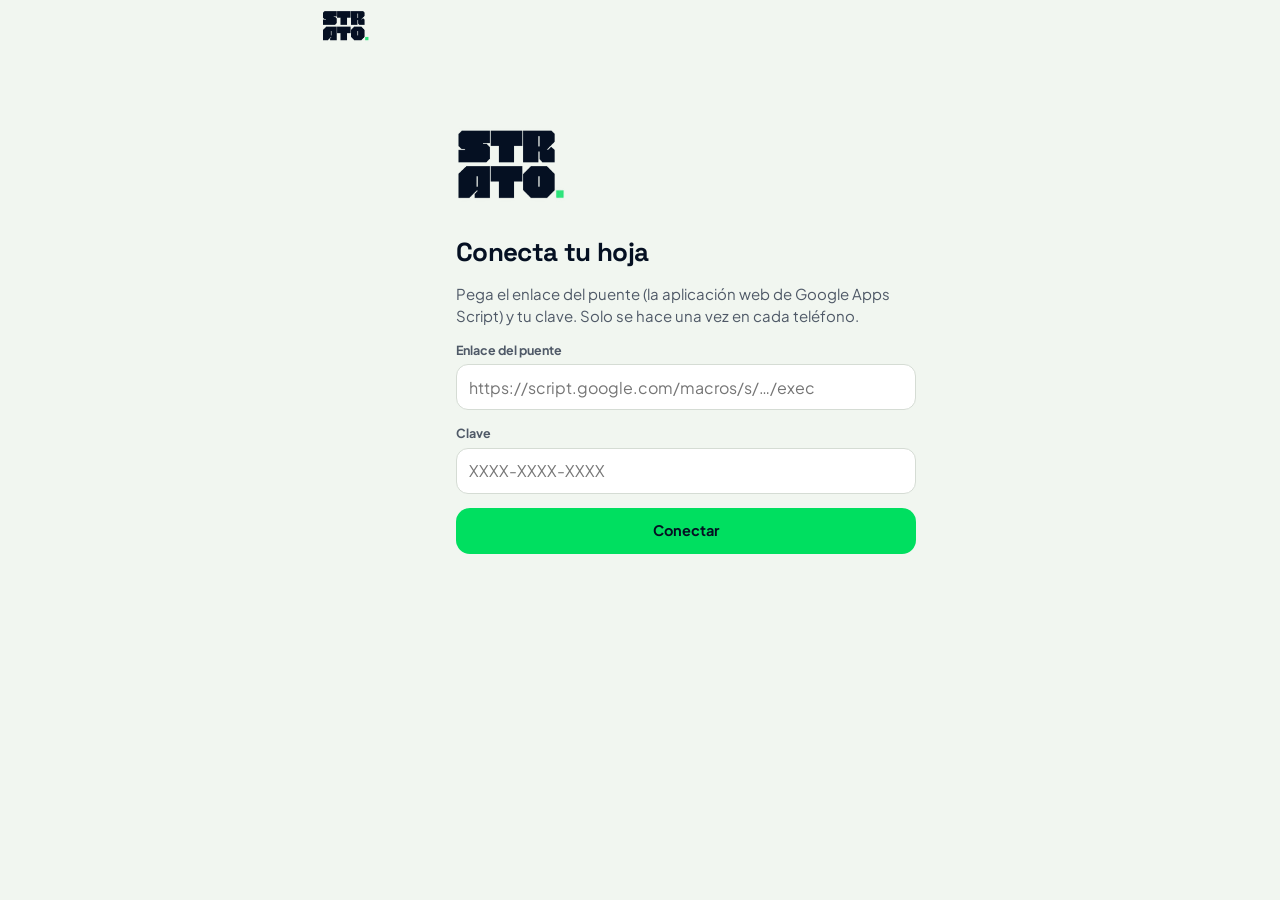
<file: index.html>
<!doctype html>
<html lang="es">
<head>
<meta charset="utf-8">
<meta name="viewport" content="width=device-width,initial-scale=1,viewport-fit=cover">
<meta name="theme-color" content="#F1F6F0">
<meta name="description" content="Inventario, ventas y cobros de StratoFil3D conectados a Google Sheets.">
<link rel="manifest" href="manifest.webmanifest">
<link rel="icon" href="icon-192.png" type="image/png">
<link rel="apple-touch-icon" href="apple-touch-icon.png">
<meta name="apple-mobile-web-app-capable" content="yes">
<meta name="mobile-web-app-capable" content="yes">
<meta name="apple-mobile-web-app-status-bar-style" content="black-translucent">
<meta name="apple-mobile-web-app-title" content="StratoFil3D">
<title>StratoFil3D</title>
<script>
/* el tema se aplica antes de pintar para que no parpadee */
(function () {
  var t = 'auto';
  try { t = localStorage.getItem('sf_tema') || 'auto'; } catch (e) {}
  if (t !== 'light' && t !== 'dark') t = window.matchMedia && matchMedia('(prefers-color-scheme: dark)').matches ? 'dark' : 'light';
  document.documentElement.setAttribute('data-theme', t);
})();
</script>
<link rel="preconnect" href="https://fonts.googleapis.com">
<link rel="preconnect" href="https://fonts.gstatic.com" crossorigin>
<link rel="stylesheet" href="https://fonts.googleapis.com/css2?family=Space+Grotesk:wght@500;600;700&family=Plus+Jakarta+Sans:wght@400;500;600;700;800&display=swap">
<link rel="stylesheet" href="app.css?v=9">
</head>
<body>

<header class="top"><div class="top-in">
  <button class="brand" data-act="tab" data-k="inicio" aria-label="StratoFil3D, ir al inicio">
    <img class="lg-d" alt="" src="logo-oscuro.png" width="47" height="32"><img class="lg-l" alt="" src="logo-claro.png" width="47" height="32">
  </button>
  <div class="spacer"></div>
  <button class="sync" id="sync" data-act="reload" aria-live="polite"><i></i><span>Abriendo…</span></button>
</div></header>

<div class="wrap">
  <div id="banner"></div>
  <main id="main">
    <div class="skel tall"></div><div class="skel"></div><div class="skel"></div>
  </main>
</div>

<button class="fab" id="fab" data-act="sh" data-s="nuevo" hidden></button>
<nav class="tabs" aria-label="Secciones"><div class="in" id="tabs"></div></nav>

<div class="sheet" id="sheet" hidden><div class="sheet-card" id="sheetCard" role="dialog" aria-modal="true" aria-labelledby="sheetT"></div></div>
<div class="dlg" id="dlg" hidden></div>
<div id="toasts" role="status" aria-live="polite"></div>

<noscript><p style="padding:24px">StratoFil3D necesita JavaScript para funcionar.</p></noscript>
<script src="datos.js?v=9"></script>
<script src="docs.js?v=9"></script>
<script src="app.js?v=9"></script>
<script src="hojas.js?v=9"></script>
</body>
</html>
</file>
<file: app.css>
/* StratoFil3D · marca STRATO: noche, verde, hueso; naranja solo para "por llegar".
   Teléfono primero: una columna, barra de pestañas abajo, hojas deslizantes para detalles y formularios.
   En pantallas anchas la barra pasa a un riel lateral y las hojas se centran. */
:root{
  --bg:#F1F6F0; --surface:#FFFFFF; --surface-2:#E7EDE7; --surface-3:#DCE4DC; --line:#D5DCD4;
  --fg:#051022; --muted:#4F5967; --faint:#7C8691; --accent:#00803A; --lime:#00DF60; --lime-ink:#051022;
  --ok:#00803A; --warn:#8A5A00; --bad:#B3202D; --info:#B83D00;
  --ok-bg:#D9F5E3; --warn-bg:#FBEBC8; --bad-bg:#FADADD; --info-bg:#FFE3D3;
  --hero:#051022; --hero-fg:#F1F6F0; --hero-muted:#A6B0BC;
  --shadow:0 12px 32px rgba(5,16,34,.16); --shadow-s:0 1px 2px rgba(5,16,34,.06);
  --f-display:"Space Grotesk","Helvetica Neue",Arial,sans-serif;
  --f-body:"Plus Jakarta Sans","Helvetica Neue",Arial,sans-serif;
  --r:16px; --r-s:12px; --tabs-h:62px;
  --sat:env(safe-area-inset-top,0px); --sab:env(safe-area-inset-bottom,0px);
  color-scheme:light;
}
:root[data-theme="dark"]{
  --bg:#051022; --surface:#0D1B33; --surface-2:#142441; --surface-3:#1C2F52; --line:#1E2B42;
  --fg:#F1F6F0; --muted:#A6B0BC; --faint:#7C8798; --accent:#00DF60;
  --ok:#00DF60; --warn:#F5B83D; --bad:#FF6B78; --info:#FF7A33;
  --ok-bg:#06301F; --warn-bg:#33270B; --bad-bg:#3A1420; --info-bg:#3A1A0A;
  --hero:#0D1B33; --hero-fg:#F1F6F0; --hero-muted:#A6B0BC;
  --shadow:0 12px 32px rgba(0,0,0,.55); --shadow-s:none;
  color-scheme:dark;
}
*{box-sizing:border-box}
[hidden]{display:none!important}
html{-webkit-tap-highlight-color:transparent;-webkit-text-size-adjust:100%}
html,body{height:100%}
body{margin:0;background:var(--bg);color:var(--fg);font-family:var(--f-body);font-size:15px;line-height:1.45;-webkit-font-smoothing:antialiased;overflow-wrap:break-word}
body.lock{overflow:hidden}
img{max-width:100%}
button,input,select,textarea{font:inherit;color:inherit}
button{cursor:pointer}
button,[data-act]{-webkit-user-select:none;user-select:none}
button,a,input,select,textarea,label,[data-act],#sheet{touch-action:manipulation}
a{color:var(--accent)}
.num{font-family:var(--f-display);font-variant-numeric:tabular-nums}
.muted{color:var(--muted)} .small{font-size:13px} .ok{color:var(--ok)} .bad{color:var(--bad)} .warn{color:var(--warn)}
.i{width:20px;height:20px;flex:none;fill:none;stroke:currentColor;stroke-width:2;stroke-linecap:round;stroke-linejoin:round}
:focus-visible{outline:2px solid var(--accent);outline-offset:2px}

/* ---------- estructura ---------- */
.top{position:sticky;top:0;z-index:10;background:var(--bg);padding-top:var(--sat)}
.top-in{max-width:760px;margin:0 auto;padding:10px 16px;display:flex;align-items:center;gap:10px}
.brand{line-height:0;border:0;background:none;padding:0}
.brand img{height:32px;width:auto;display:block}
.lg-l{display:none!important}
:root[data-theme="dark"] .lg-d{display:none!important}
:root[data-theme="dark"] .lg-l{display:block!important}
.spacer{flex:1}
.sync{display:inline-flex;align-items:center;gap:7px;border:1px solid var(--line);background:var(--surface);border-radius:99px;padding:6px 12px 6px 10px;font-size:12px;font-weight:600;color:var(--muted);min-height:34px;max-width:70%}
.sync span{white-space:nowrap;overflow:hidden;text-overflow:ellipsis}
.sync i{width:8px;height:8px;border-radius:50%;background:var(--faint);flex:none}
.sync.s-ok i{background:var(--lime)} .sync.s-busy i{background:var(--warn);animation:pulse 1s infinite} .sync.s-err i{background:var(--bad)}
@keyframes pulse{50%{opacity:.25}}
.wrap{max-width:760px;margin:0 auto;padding:4px 16px calc(var(--tabs-h) + 96px + var(--sab))}
.vh{display:flex;align-items:center;gap:10px;margin:6px 0 14px;min-height:44px}
.vh h1{font-family:var(--f-display);font-weight:700;font-size:26px;letter-spacing:-.025em;margin:0;flex:1;min-width:0;line-height:1.1;text-wrap:balance}
.vh .sub::first-letter{text-transform:uppercase}
.vh .sub{font-size:13px;color:var(--muted);font-weight:500;letter-spacing:0;margin-bottom:2px}
.icb{border:0;background:var(--surface-2);width:42px;height:42px;border-radius:50%;display:grid;place-items:center;flex:none;color:var(--fg)}
.sec{font-size:12px;letter-spacing:.09em;text-transform:uppercase;color:var(--muted);margin:24px 0 8px;font-weight:700;display:flex;justify-content:space-between;align-items:baseline;gap:8px}
.sec .r{text-transform:none;letter-spacing:0;font-weight:600;font-size:13px}
.sec .lk{border:0;background:none;color:var(--accent);font-weight:700;font-size:13px;padding:4px 0}
.banner{background:var(--warn-bg);color:var(--warn);padding:10px 14px;border-radius:var(--r-s);font-size:13.5px;font-weight:600;margin-bottom:12px}
.banner a{color:inherit}
.note{font-size:13px;color:var(--muted);margin:10px 2px}

/* ---------- tarjetas y cifras ---------- */
.card{background:var(--surface);border:1px solid var(--line);border-radius:var(--r);padding:14px;box-shadow:var(--shadow-s)}
.hero{position:relative;overflow:hidden;background:var(--hero);color:var(--hero-fg);border-radius:20px;padding:18px 18px 16px;border:1px solid transparent}
:root[data-theme="dark"] .hero{border-color:var(--line)}
.hero::after{content:"";position:absolute;right:-30px;top:-20px;width:190px;height:150%;background:repeating-linear-gradient(0deg,transparent 0 9px,rgba(0,223,96,.16) 9px 11px);transform:skewX(-14deg);pointer-events:none}
.hero>*{position:relative;z-index:1}
.hero .l{font-size:13px;font-weight:600;color:var(--hero-muted)}
.hero .v{font-family:var(--f-display);font-weight:700;font-size:40px;letter-spacing:-.03em;line-height:1.1;margin:2px 0 4px;font-variant-numeric:tabular-nums}
.hero .v.g{color:var(--lime)}
.hero .s{font-size:13px;color:var(--hero-muted);display:flex;flex-wrap:wrap;gap:4px 14px;align-items:center}
.hero .s b{color:var(--hero-fg);font-weight:600}
.hero .spark{display:block;width:100%;height:44px;margin-top:12px}
button.hero{display:block;width:100%;text-align:left}
.kpis{display:grid;grid-template-columns:1fr 1fr;gap:10px;margin-top:10px}
.kpi{background:var(--surface);border:1px solid var(--line);border-radius:var(--r);padding:12px 14px;min-width:0;text-align:left;display:block;width:100%;box-shadow:var(--shadow-s)}
.kpi .l{font-size:12px;color:var(--muted);font-weight:600;display:flex;align-items:center;gap:6px}
.kpi .l .i{width:15px;height:15px}
.kpi .v{font-family:var(--f-display);font-size:22px;font-weight:700;letter-spacing:-.02em;margin-top:3px;font-variant-numeric:tabular-nums;white-space:nowrap;overflow:hidden;text-overflow:ellipsis}
.kpi .s{font-size:12px;color:var(--muted);white-space:nowrap;overflow:hidden;text-overflow:ellipsis}
.dl{font-weight:700;font-size:12px;color:var(--muted);white-space:nowrap}
.dl.up{color:var(--ok)} .dl.down{color:var(--bad)}
.hero .dl{background:rgba(255,255,255,.1);padding:2px 8px;border-radius:99px;color:var(--hero-fg)}
.hero .dl.up{color:var(--lime)} .hero .dl.down{color:#FF8A94}
.qa{display:grid;grid-template-columns:repeat(4,1fr);gap:8px;margin-top:14px}
.qa button{border:0;background:none;display:flex;flex-direction:column;align-items:center;gap:6px;font-size:12px;font-weight:700;padding:4px 0;color:var(--fg)}
.qa span{width:52px;height:52px;border-radius:18px;background:var(--surface);border:1px solid var(--line);display:grid;place-items:center;box-shadow:var(--shadow-s)}
.qa button:first-child span{background:var(--lime);color:var(--lime-ink);border-color:transparent}
.qa .i{width:22px;height:22px}
.stats{display:grid;grid-template-columns:repeat(3,1fr);gap:12px 10px}
.stats.c2{grid-template-columns:1fr 1fr}
.stat{min-width:0}
.stat .l{font-size:11px;color:var(--muted);text-transform:uppercase;letter-spacing:.06em;font-weight:700}
.stat .v{font-family:var(--f-display);font-weight:600;font-size:17px;font-variant-numeric:tabular-nums}

/* ---------- listas ---------- */
.list{background:var(--surface);border:1px solid var(--line);border-radius:var(--r);overflow:hidden;box-shadow:var(--shadow-s)}
.row{display:flex;align-items:center;gap:12px;padding:11px 14px;border:0;border-top:1px solid var(--line);min-width:0;background:none;width:100%;text-align:left;min-height:58px}
.row:first-child{border-top:0}
div.row{cursor:default}
.row .main{flex:1;min-width:0}
.row .t{font-weight:600;white-space:nowrap;overflow:hidden;text-overflow:ellipsis}
.row .d{font-size:12.5px;color:var(--muted);white-space:nowrap;overflow:hidden;text-overflow:ellipsis}
.row .end{text-align:right;flex:none;display:flex;flex-direction:column;align-items:flex-end;gap:2px}
.row .big{font-family:var(--f-display);font-weight:600;font-size:17px;font-variant-numeric:tabular-nums}
.row .go{color:var(--faint);flex:none;width:18px;height:18px}
.av{width:38px;height:38px;border-radius:50%;background:var(--surface-2);display:grid;place-items:center;font-family:var(--f-display);font-weight:700;font-size:14px;flex:none;color:var(--muted)}
.ic{width:38px;height:38px;border-radius:12px;background:var(--surface-2);display:grid;place-items:center;flex:none;color:var(--muted)}
.ic.g{background:var(--ok-bg);color:var(--ok)} .ic.o{background:var(--info-bg);color:var(--info)} .ic.r{background:var(--bad-bg);color:var(--bad)} .ic.y{background:var(--warn-bg);color:var(--warn)}
.sw{width:34px;height:34px;border-radius:50%;flex:none;border:1px solid rgba(128,128,128,.4);position:relative;background:var(--c,#888)}
.sw::before{content:"";position:absolute;inset:32%;border-radius:50%;background:var(--surface);border:1px solid rgba(128,128,128,.4)}
.sw.refill::after{content:"";position:absolute;inset:14%;border-radius:50%;border:1.5px dashed rgba(255,255,255,.8);mix-blend-mode:difference}
.sw.acc{border-radius:10px;display:grid;place-items:center;background:var(--surface-2);color:var(--muted);border-color:var(--line)}
.sw.acc::before{display:none} .sw.acc .i{width:18px;height:18px}
.sw.lg{width:54px;height:54px}
.pill{display:inline-block;font-size:10.5px;font-weight:800;letter-spacing:.05em;padding:2px 8px;border-radius:99px;white-space:nowrap}
.p-ok{background:var(--ok-bg);color:var(--ok)} .p-warn{background:var(--warn-bg);color:var(--warn)} .p-bad{background:var(--bad-bg);color:var(--bad)} .p-info{background:var(--info-bg);color:var(--info)} .p-mut{background:var(--surface-2);color:var(--muted)}
.cardrow{padding:12px 14px;border-top:1px solid var(--line)}
.cardrow:first-child{border-top:0}
.cardrow .hd{display:flex;align-items:center;gap:12px;min-width:0;width:100%;border:0;background:none;padding:0;text-align:left}
.cardrow .btns{margin-top:10px}
.todo{display:grid;gap:8px}
.todo button{display:flex;align-items:center;gap:12px;border:1px solid var(--line);background:var(--surface);border-radius:var(--r);padding:10px 12px;text-align:left;width:100%;min-height:58px;box-shadow:var(--shadow-s)}
.todo .main{flex:1;min-width:0;font-size:14px;line-height:1.35}


/* ---------- controles ---------- */
.chips{display:flex;gap:6px;overflow-x:auto;padding:1px 16px 5px;margin:0 -16px 10px;scrollbar-width:none}
.chips::-webkit-scrollbar{display:none}
.chip{border:1px solid var(--line);background:var(--surface);padding:8px 14px;border-radius:99px;font-size:13px;font-weight:600;white-space:nowrap;min-height:40px;display:inline-flex;align-items:center;gap:6px;flex:none}
.chip small{font-size:11px;opacity:.65;font-weight:700}
.chip[aria-pressed="true"]{background:var(--fg);color:var(--bg);border-color:var(--fg)}
.chip input{border:0;background:transparent;padding:0;width:128px;font-size:13px;min-height:0;height:auto}
.searchbox{position:relative;margin-bottom:10px}
.searchbox .i{position:absolute;left:13px;top:50%;transform:translateY(-50%);color:var(--faint);pointer-events:none;width:18px;height:18px}
.search{width:100%;padding:11px 14px 11px 40px;border-radius:14px;border:1px solid var(--line);background:var(--surface);font-size:16px;min-height:46px;-webkit-appearance:none;appearance:none}
.btn{border:0;border-radius:14px;padding:11px 16px;font-weight:700;background:var(--surface-2);display:inline-flex;align-items:center;justify-content:center;gap:7px;text-decoration:none;color:var(--fg);font-size:14.5px;min-height:46px;text-align:center;line-height:1.2}
.btn .i{width:18px;height:18px}
.btn.pri{background:var(--lime);color:var(--lime-ink)}
.btn.dark{background:var(--fg);color:var(--bg)}
.btn.danger{background:var(--bad-bg);color:var(--bad)}
.btn.ghost{background:transparent;border:1px solid var(--line)}
.btn.sm{padding:8px 13px;font-size:13px;border-radius:12px;min-height:40px}
.btn.block{width:100%}
.btns{display:flex;flex-wrap:wrap;gap:8px}
.btns.full>.btn{flex:1 1 130px}
.btns.full>.btn.ico{flex:0 0 46px;padding:0}
button:disabled,.btn[aria-disabled="true"]{opacity:.5;cursor:default}
.is-busy{opacity:.55;pointer-events:none}
.btn,.row,.chip,.tab,.pick,.icb,.kpi,.tile,.todo button,.qa span,.fab,.seg button{transition:transform .08s ease,opacity .08s ease,background-color .12s ease}
.btn:active,.chip:active,.pick:active,.icb:active,.kpi:active,.tile:active,.todo button:active,.qa button:active span,.fab:active,button.hero:active{transform:scale(.97);opacity:.85}
button.row:active{background:var(--surface-2)}
@media (hover:hover){button.row:hover,.tile:hover,button.kpi:hover,.todo button:hover{background:var(--surface-2)}.btn:hover{filter:brightness(.97)}}
.seg{display:grid;grid-auto-flow:column;grid-auto-columns:1fr;gap:4px;background:var(--surface-2);padding:4px;border-radius:14px}
.seg button{border:0;background:none;border-radius:10px;padding:8px 6px;font-size:13px;font-weight:700;color:var(--muted);min-height:40px;line-height:1.15}
.seg button[aria-pressed="true"]{background:var(--surface);color:var(--fg);box-shadow:0 1px 3px rgba(5,16,34,.14)}

/* ---------- tablas, gráficos, barras ---------- */
.tbl-wrap{overflow-x:auto;background:var(--surface);border:1px solid var(--line);border-radius:var(--r)}
table{border-collapse:collapse;width:100%;font-size:13px}
th,td{padding:9px 10px;text-align:right;white-space:nowrap;border-top:1px solid var(--line)}
th{font-size:11px;text-transform:uppercase;letter-spacing:.06em;color:var(--muted);border-top:0;font-weight:700}
th:first-child,td:first-child{text-align:left;position:sticky;left:0;background:var(--surface)}
td{font-family:var(--f-display);font-variant-numeric:tabular-nums}
td:first-child{font-family:var(--f-body);font-weight:600}
tr.tot td{font-weight:700;background:var(--surface-2)}
.chart{background:var(--surface);border:1px solid var(--line);border-radius:var(--r);padding:12px 10px 6px;box-shadow:var(--shadow-s)}
.chart svg{display:block;width:100%;height:auto}
.chart text{font-family:var(--f-display);fill:var(--muted)}
.legend{display:flex;gap:14px;font-size:12px;color:var(--muted);padding:0 4px 6px;font-weight:600}
.legend i{display:inline-block;width:10px;height:10px;border-radius:3px;margin-right:5px;vertical-align:-1px}
.bars{display:grid;gap:12px}
.bars .hd{display:flex;justify-content:space-between;gap:10px;font-size:13px;font-weight:600}
.bar{height:8px;border-radius:99px;background:var(--surface-2);overflow:hidden;margin-top:5px}
.bar i{display:block;height:100%;background:var(--accent);border-radius:99px;min-width:3px}

/* ---------- barra de pestañas y botón + ---------- */
nav.tabs{position:fixed;left:0;right:0;bottom:0;z-index:20;background:var(--surface);border-top:1px solid var(--line);padding-bottom:var(--sab)}
nav.tabs .in{display:flex;max-width:760px;margin:0 auto;height:var(--tabs-h)}
.tab{flex:1;border:0;background:none;padding:6px 2px;font-size:11px;font-weight:700;color:var(--muted);display:flex;flex-direction:column;align-items:center;justify-content:center;gap:3px;min-width:0}
.tab .i{width:22px;height:22px}
.tab .ic{border-radius:99px;padding:3px 16px;display:grid;place-items:center;position:relative;width:auto;height:auto;background:none;color:inherit}
.tab[aria-current="page"]{color:var(--fg)}
.tab[aria-current="page"] .ic{background:var(--lime);color:var(--lime-ink)}
.tab .dot{position:absolute;top:1px;right:9px;width:8px;height:8px;border-radius:50%;background:var(--bad);border:2px solid var(--surface)}
.fab{position:fixed;right:max(16px,calc(50% - 364px));bottom:calc(var(--tabs-h) + 14px + var(--sab));z-index:15;background:var(--lime);color:var(--lime-ink);border:0;border-radius:20px;height:58px;padding:0 20px 0 16px;font-weight:800;box-shadow:var(--shadow);font-size:15px;display:inline-flex;align-items:center;gap:8px}
.fab .i{width:22px;height:22px;stroke-width:2.6}

/* ---------- hoja ---------- */
.sheet{position:fixed;inset:0;z-index:50;background:rgba(5,10,20,.58);display:flex;align-items:flex-end;justify-content:center}
.sheet-card{background:var(--bg);width:100%;max-width:640px;max-height:calc(100% - 28px - var(--sat));display:flex;flex-direction:column;border-radius:22px 22px 0 0;box-shadow:var(--shadow);overflow:hidden;cursor:auto}
.sheet-h{display:flex;align-items:center;gap:8px;padding:12px 12px 10px 16px;flex:none;border-bottom:1px solid transparent}
.sheet-h.scrolled{border-bottom-color:var(--line)}
.sheet-h h2{flex:1;margin:0;font-family:var(--f-display);font-weight:700;font-size:19px;min-width:0;letter-spacing:-.01em;white-space:nowrap;overflow:hidden;text-overflow:ellipsis}
.sheet-h .icb{width:40px;height:40px}
.sheet-h .icb.bk{margin-left:-6px}
.sheet-b{overflow-y:auto;overscroll-behavior:contain;-webkit-overflow-scrolling:touch;padding:2px 16px 22px;flex:1;min-height:0}
.sheet-b>.sec:first-child{margin-top:6px}
.sheet-f{flex:none;padding:10px 16px calc(12px + var(--sab));border-top:1px solid var(--line);background:var(--bg)}
.sheet-f .tot{display:flex;justify-content:space-between;align-items:baseline;gap:10px;margin-bottom:8px;font-weight:700}
.sheet-f .tot .num{font-size:22px;letter-spacing:-.02em}
.sheet-f .tot small{display:block;font-weight:500;color:var(--muted);font-size:12px}
@media (prefers-reduced-motion:no-preference){
  .sheet.in{animation:fade .18s ease-out}
  .sheet.in .sheet-card{animation:up .26s cubic-bezier(.2,.8,.2,1)}
  .toast{animation:pop .2s ease-out}
  .dlg-card{animation:pop .16s ease-out}
  .view-in{animation:fade .16s ease-out}
}
@keyframes up{from{transform:translateY(40px);opacity:.4}to{transform:none;opacity:1}}
@keyframes fade{from{opacity:0}to{opacity:1}}
@keyframes pop{from{transform:translateY(8px) scale(.98);opacity:0}to{transform:none;opacity:1}}
.who{display:flex;align-items:center;gap:12px;margin-bottom:12px}
.who .main{flex:1;min-width:0}
.who .n{font-weight:700;font-size:18px;font-family:var(--f-display);letter-spacing:-.01em}
.items{display:grid;gap:0;padding:4px 14px}
.it{display:flex;gap:10px;align-items:center;padding:10px 0;border-top:1px dashed var(--line)}
.it:first-child{border-top:0}
.it .main{flex:1;min-width:0}
.it .main b{font-weight:600}
.sumbox{background:var(--surface);border:1px solid var(--line);border-radius:var(--r);padding:10px 14px;display:grid;gap:5px;font-size:14px}
.sumbox>div{display:flex;justify-content:space-between;gap:10px}
.sumbox .tt{font-weight:800;font-size:17px}
.sumbox .sep{border-top:1px solid var(--line);padding-top:7px;margin-top:2px}
.menu{display:grid;grid-template-columns:1fr 1fr;gap:10px}
.dl-list{display:grid;gap:6px;font-size:14px}
.dl-list div{display:flex;gap:10px}
.dl-list span{color:var(--muted);flex:none;width:96px}

/* ---------- formularios ---------- */
.fg{display:grid;gap:14px}
.fg2{display:grid;grid-template-columns:1fr 1fr;gap:12px}
.fg3{display:grid;grid-template-columns:1fr 1fr 1fr;gap:10px}
.f{display:flex;flex-direction:column;gap:5px;min-width:0}
.f>label,.f>.lb,.lb{font-size:12.5px;font-weight:700;color:var(--muted)}
.inp,form input:not([type=color]):not([type=checkbox]),form select,form textarea{width:100%;padding:10px 12px;border-radius:12px;border:1px solid var(--line);background:var(--surface);min-width:0;font-size:16px;min-height:46px;-webkit-appearance:none;appearance:none}
form select{background-image:linear-gradient(45deg,transparent 50%,var(--muted) 50%),linear-gradient(135deg,var(--muted) 50%,transparent 50%);background-position:calc(100% - 18px) 20px,calc(100% - 13px) 20px;background-size:5px 5px;background-repeat:no-repeat;padding-right:32px}
form textarea{min-height:76px;resize:vertical;line-height:1.4}
form input:focus,form select:focus,form textarea:focus,.search:focus{outline:2px solid var(--accent);outline-offset:0;border-color:transparent}
input[type=color]{padding:3px;height:46px;width:100%;border-radius:12px;border:1px solid var(--line);background:var(--surface)}
input[type=date]{min-width:0}
input[readonly]{opacity:.65}
.hint{font-size:12.5px;color:var(--muted);margin:0}
.err{color:var(--bad);font-size:13.5px;font-weight:700}
.err:empty{display:none}
.err:not(:empty){background:var(--bad-bg);padding:9px 12px;border-radius:12px}
.sug{display:flex;gap:6px;flex-wrap:wrap}
.sug:empty{display:none}
.sug button{border:1px solid var(--line);background:var(--surface);border-radius:99px;padding:6px 12px;font-size:13px;font-weight:600;min-height:36px}
.line{background:var(--surface);border:1px solid var(--line);border-radius:var(--r);padding:10px;display:grid;gap:8px}
.line-top{display:flex;gap:8px;align-items:center}
.line-top select{flex:1}
.line-top .rm{border:0;background:var(--bad-bg);color:var(--bad);border-radius:12px;width:46px;height:46px;flex:none;display:grid;place-items:center}
.line-nums{display:grid;grid-template-columns:132px 1fr 1fr;gap:8px;align-items:end}
.line-nums.two{grid-template-columns:132px 1fr}
.stepper{display:flex;align-items:stretch;border:1px solid var(--line);border-radius:12px;overflow:hidden;background:var(--surface)}
.stepper button{border:0;background:var(--surface-2);width:40px;flex:none;display:grid;place-items:center}
form .stepper input{border:0;border-radius:0;text-align:center;padding:10px 2px;font-family:var(--f-display);font-weight:700;background:transparent}
.l-info{font-size:12.5px;color:var(--muted)}
.l-info:empty{display:none}
.l-info.warn{color:var(--bad);font-weight:700}
.pick-grid{display:grid;grid-template-columns:repeat(auto-fill,minmax(146px,1fr));gap:6px;max-height:236px;overflow-y:auto;padding:2px;overscroll-behavior:contain}
.pick{display:flex;align-items:center;gap:8px;padding:7px 8px;border-radius:14px;border:1px solid var(--line);background:var(--surface);text-align:left;min-width:0;min-height:50px}
.pick .sw{width:26px;height:26px}
.pick.on{border-color:var(--accent);box-shadow:inset 0 0 0 1px var(--accent);background:var(--ok-bg)}
.pk-t{display:flex;flex-direction:column;min-width:0;line-height:1.2;flex:1}
.pk-t b{font-size:13px;white-space:nowrap;overflow:hidden;text-overflow:ellipsis}
.pk-t small{font-size:11px;color:var(--muted);white-space:nowrap;overflow:hidden;text-overflow:ellipsis}
.pk-n{font-family:var(--f-display);font-weight:700;font-size:13px;color:var(--accent);flex:none}
.inline{display:flex;gap:8px;align-items:center}
.inline>input{flex:1}
canvas.doc{width:100%;height:auto;border-radius:14px;border:1px solid var(--line);display:block;background:#fff}

/* ---------- más ---------- */
.tiles{display:grid;grid-template-columns:1fr 1fr;gap:10px}
.tile{display:flex;flex-direction:column;align-items:flex-start;gap:8px;text-align:left;background:var(--surface);border:1px solid var(--line);border-radius:var(--r);padding:14px;min-width:0;width:100%;box-shadow:var(--shadow-s);text-decoration:none;color:inherit}

.tile .t{font-weight:700;line-height:1.2}
.tile .d{font-size:12.5px;color:var(--muted);line-height:1.3;margin-top:2px}
.foot{text-align:center;margin:30px 0 4px}
.foot b{font-family:var(--f-display);font-size:15px}
.cat-h{display:flex;justify-content:space-between;align-items:baseline;font-weight:700;margin:16px 0 6px;gap:8px}
.cat-h .pr{font-family:var(--f-display);color:var(--accent);white-space:nowrap}
.cat-grid{display:grid;grid-template-columns:repeat(auto-fill,minmax(150px,1fr));gap:8px}
.cat-it{display:flex;gap:8px;align-items:center;background:var(--surface);border:1px solid var(--line);border-radius:14px;padding:8px 10px;min-width:0}
.cat-it .n{font-size:13px;font-weight:600;line-height:1.2;min-width:0}
.cat-it .s{font-size:11px;color:var(--muted)}

/* ---------- vacío, carga, avisos ---------- */
.empty{padding:26px 16px;text-align:center;color:var(--muted);font-size:14px}
.empty .ic{width:48px;height:48px;border-radius:16px;background:var(--surface-2);display:grid;place-items:center;margin:0 auto 10px;color:var(--muted)}
.empty b{display:block;color:var(--fg);font-size:15px;margin-bottom:4px}
.skel{height:64px;border-radius:var(--r);background:linear-gradient(100deg,var(--surface-2) 40%,var(--surface-3) 50%,var(--surface-2) 60%);background-size:200% 100%;margin-bottom:10px;animation:sh 1.2s linear infinite}
.skel.tall{height:140px;border-radius:20px}
@keyframes sh{to{background-position:-200% 0}}
@media (prefers-reduced-motion:reduce){.skel,.sync.s-busy i{animation:none}}
#toasts{position:fixed;left:0;right:0;bottom:calc(var(--tabs-h) + 84px + var(--sab));z-index:80;display:flex;flex-direction:column;align-items:center;gap:8px;pointer-events:none;padding:0 16px}
body.lock #toasts{bottom:calc(110px + var(--sab))}
.toast{background:var(--fg);color:var(--bg);padding:11px 16px;border-radius:14px;font-weight:600;font-size:14px;box-shadow:var(--shadow);max-width:460px;display:flex;align-items:center;gap:10px;pointer-events:auto}
.toast .i{width:18px;height:18px}
.toast.t-ok .i{color:var(--lime)} .toast.t-err{background:var(--bad);color:#fff}
:root[data-theme="dark"] .toast.t-ok .i{color:var(--accent);filter:brightness(.6)}
.spin{width:16px;height:16px;border-radius:50%;border:2.5px solid currentColor;border-right-color:transparent;animation:rot .7s linear infinite;flex:none}
@keyframes rot{to{transform:rotate(360deg)}}
.dlg{position:fixed;inset:0;z-index:70;background:rgba(5,10,20,.6);display:grid;place-items:center;padding:24px}
.dlg-card{background:var(--bg);border-radius:22px;padding:20px;max-width:380px;width:100%;box-shadow:var(--shadow)}
.dlg-card h3{margin:0 0 6px;font-family:var(--f-display);font-size:19px;letter-spacing:-.01em}
.dlg-card p{margin:0 0 16px;color:var(--muted);font-size:14.5px}
.dlg-card .btns{justify-content:flex-end}
.setup{max-width:460px;margin:8vh auto 0}
.setup .logo{height:74px;margin-bottom:18px}

@media (max-width:380px){
  .kpi .v{font-size:19px} .hero .v{font-size:34px} .fg3{grid-template-columns:1fr 1fr}
  .line-nums{grid-template-columns:118px 1fr 1fr} .tab{font-size:10px} .stats{grid-template-columns:1fr 1fr}
}
@media (min-width:700px){
  .sheet{align-items:center;padding:24px}
  .sheet-card{border-radius:22px;max-height:min(880px,calc(100% - 20px))}
  .kpis{grid-template-columns:repeat(4,1fr)} .kpis.c2{grid-template-columns:1fr 1fr}
  .tiles{grid-template-columns:repeat(3,1fr)}
  .qa{max-width:420px}
}
@media (min-width:1000px){
  nav.tabs{top:0;bottom:0;right:auto;width:92px;border-top:0;border-right:1px solid var(--line);padding:calc(70px + var(--sat)) 0 0}
  nav.tabs .in{flex-direction:column;height:auto;gap:6px}
  .tab{flex:none;padding:10px 2px}
  body{padding-left:92px}
  .fab{bottom:24px;right:max(24px,calc(50% - 46px - 380px))}
  .wrap{padding-bottom:110px}
  #toasts{bottom:96px;padding-left:108px}
}
@media print{nav.tabs,.fab,.top,#toasts{display:none}}
</file>
